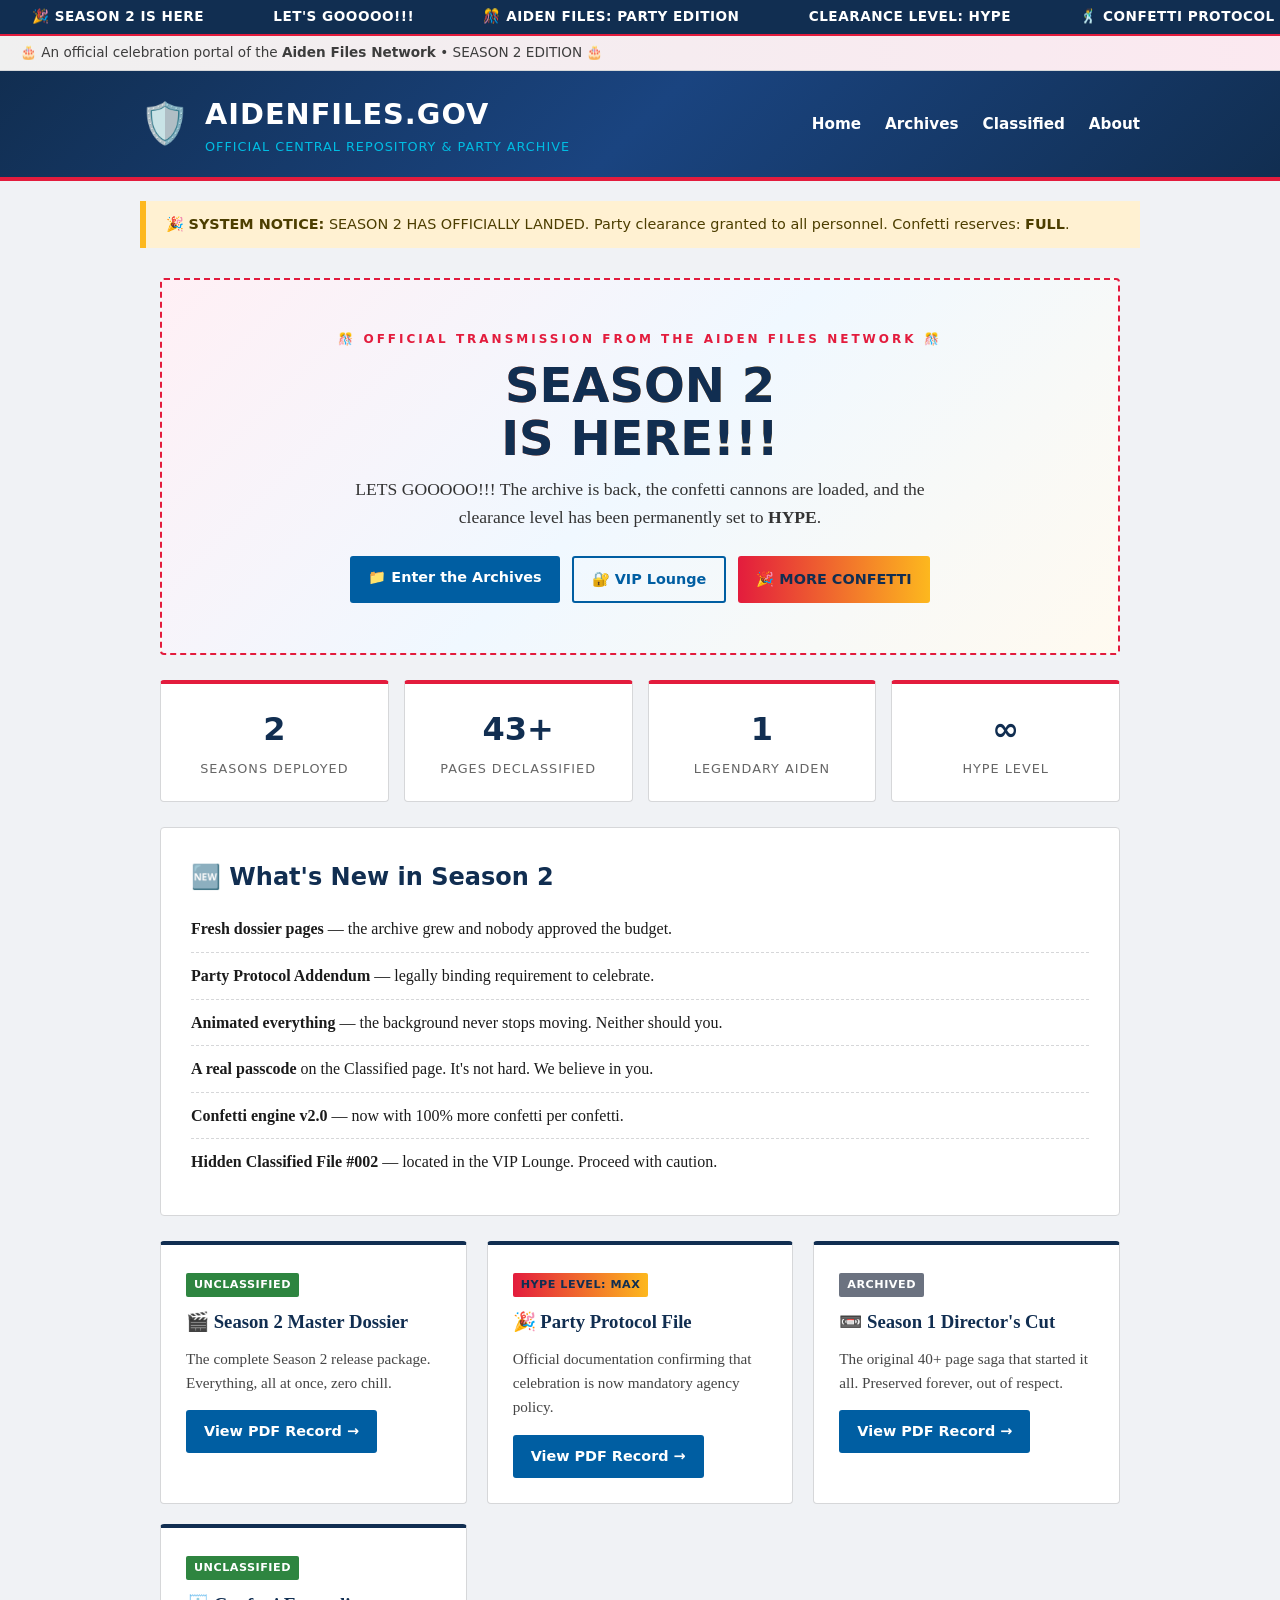
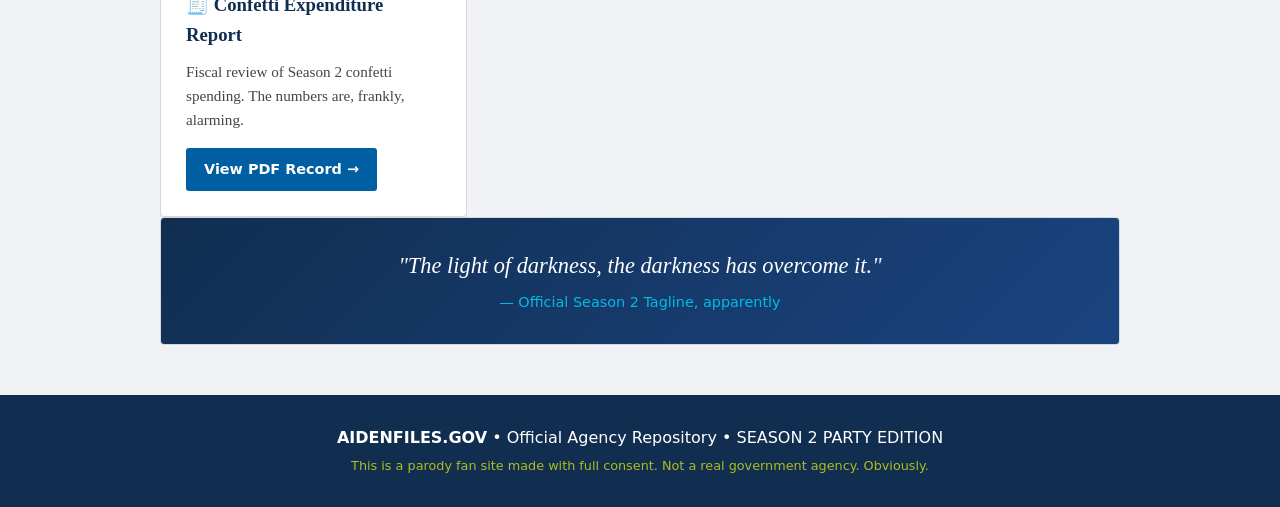
<file: index.html>
<!DOCTYPE html>
<html lang="en">
<head>
  <meta charset="UTF-8">
  <meta name="viewport" content="width=device-width, initial-scale=1.0">
  <title>AIDENFILES.GOV | SEASON 2 — LET'S GOOOOO!!!</title>
  <link rel="stylesheet" href="style.css">
</head>
<body>

  <div class="ticker" aria-hidden="true">
    <div class="ticker__track">
      <span>🎉 SEASON 2 IS HERE</span>
      <span>LET'S GOOOOO!!!</span>
      <span>🎊 AIDEN FILES: PARTY EDITION</span>
      <span>CLEARANCE LEVEL: HYPE</span>
      <span>🕺 CONFETTI PROTOCOL ACTIVATED</span>
      <span>NO FUN ALLOWED? REQUEST DENIED.</span>
      <span>🎉 SEASON 2 IS HERE</span>
      <span>LET'S GOOOOO!!!</span>
      <span>🎊 AIDEN FILES: PARTY EDITION</span>
      <span>CLEARANCE LEVEL: HYPE</span>
      <span>🕺 CONFETTI PROTOCOL ACTIVATED</span>
      <span>NO FUN ALLOWED? REQUEST DENIED.</span>
    </div>
  </div>

  <div class="gov-banner">
    <p>🎂 An official celebration portal of the <strong>Aiden Files Network</strong> &bull; SEASON 2 EDITION 🎂</p>
  </div>

  <header class="main-header">
    <div class="header-content">
      <div class="agency-title">
        <span class="agency-seal">🛡️</span>
        <div>
          <h1>AIDENFILES.GOV</h1>
          <p class="subtitle">Official Central Repository &amp; Party Archive</p>
        </div>
      </div>
      <nav class="nav-links">
        <a href="index.html">Home</a>
        <a href="archives.html">Archives</a>
        <a href="classified.html">Classified</a>
        <a href="about.html">About</a>
      </nav>
    </div>
  </header>

  <div class="alert-bar">
    🎉 <strong>SYSTEM NOTICE:</strong> SEASON 2 HAS OFFICIALLY LANDED. Party clearance granted to all personnel. Confetti reserves: <strong>FULL</strong>.
  </div>

  <main class="container">

    <section class="hero hero--party">
      <p class="party-kicker">🎊 OFFICIAL TRANSMISSION FROM THE AIDEN FILES NETWORK 🎊</p>
      <h2 class="party-title">SEASON 2<br>IS HERE!!!</h2>
      <p class="party-sub">
        LETS GOOOOO!!! The archive is back, the confetti cannons are loaded,
        and the clearance level has been permanently set to <strong>HYPE</strong>.
      </p>
      <div class="cta-row">
        <a href="archives.html" class="btn">📁 Enter the Archives</a>
        <a href="classified.html" class="btn btn-ghost">🔐 VIP Lounge</a>
        <button class="btn btn-pop" type="button" data-confetti="200">🎉 MORE CONFETTI</button>
      </div>
    </section>

    <section class="stats">
      <div class="stat"><b>2</b><span>Seasons Deployed</span></div>
      <div class="stat"><b>43+</b><span>Pages Declassified</span></div>
      <div class="stat"><b>1</b><span>Legendary Aiden</span></div>
      <div class="stat"><b>∞</b><span>Hype Level</span></div>
    </section>

    <section class="hero">
      <h2 class="section-title">🆕 What's New in Season 2</h2>
      <ul class="list-party">
        <li><strong>Fresh dossier pages</strong> — the archive grew and nobody approved the budget.</li>
        <li><strong>Party Protocol Addendum</strong> — legally binding requirement to celebrate.</li>
        <li><strong>Animated everything</strong> — the background never stops moving. Neither should you.</li>
        <li><strong>A real passcode</strong> on the Classified page. It's not hard. We believe in you.</li>
        <li><strong>Confetti engine v2.0</strong> — now with 100% more confetti per confetti.</li>
        <li><strong>Hidden Classified File #002</strong> — located in the VIP Lounge. Proceed with caution.</li>
      </ul>
    </section>

    <section class="grid">

      <div class="card">
        <span class="badge">UNCLASSIFIED</span>
        <h3>🎬 Season 2 Master Dossier</h3>
        <p>The complete Season 2 release package. Everything, all at once, zero chill.</p>
        <a href="assets/files.pdf" target="_blank" rel="noopener" class="btn">View PDF Record &rarr;</a>
      </div>

      <div class="card">
        <span class="badge hype">HYPE LEVEL: MAX</span>
        <h3>🎉 Party Protocol File</h3>
        <p>Official documentation confirming that celebration is now mandatory agency policy.</p>
        <a href="assets/files.pdf" target="_blank" rel="noopener" class="btn">View PDF Record &rarr;</a>
      </div>

      <div class="card">
        <span class="badge archived">ARCHIVED</span>
        <h3>📼 Season 1 Director's Cut</h3>
        <p>The original 40+ page saga that started it all. Preserved forever, out of respect.</p>
        <a href="assets/files.pdf" target="_blank" rel="noopener" class="btn">View PDF Record &rarr;</a>
      </div>

      <div class="card">
        <span class="badge">UNCLASSIFIED</span>
        <h3>🧾 Confetti Expenditure Report</h3>
        <p>Fiscal review of Season 2 confetti spending. The numbers are, frankly, alarming.</p>
        <a href="assets/files.pdf" target="_blank" rel="noopener" class="btn">View PDF Record &rarr;</a>
      </div>

    </section>

    <section class="hero quote-box">
      <p class="quote">"The light of darkness, the darkness has overcome it."</p>
      <p class="quote-attr">— Official Season 2 Tagline, apparently</p>
    </section>

  </main>

  <footer>
    <p><strong>AIDENFILES.GOV</strong> &bull; Official Agency Repository &bull; SEASON 2 PARTY EDITION</p>
    <p class="disclaimer">This is a parody fan site made with full consent. Not a real government agency. Obviously.</p>
  </footer>

  <div id="confetti-layer" aria-hidden="true"></div>
  <script src="party.js"></script>
</body>
</html>
</file>
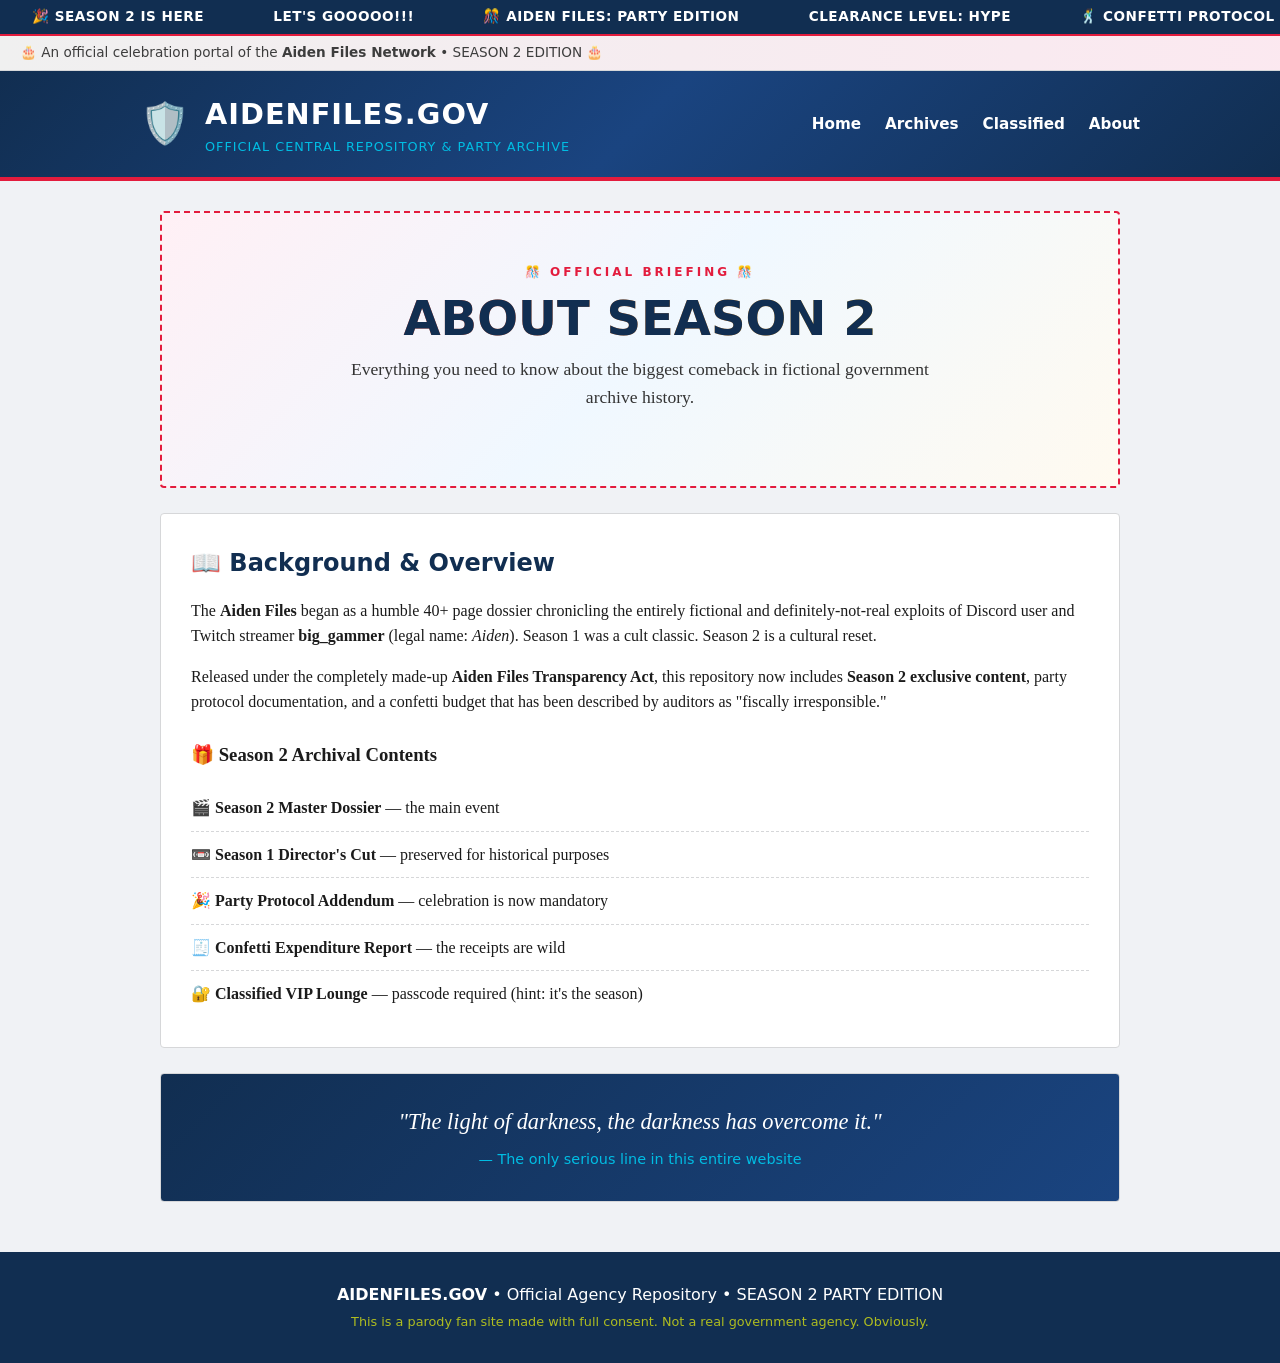
<file: about.html>
<!DOCTYPE html>
<html lang="en">
<head>
  <meta charset="UTF-8">
  <meta name="viewport" content="width=device-width, initial-scale=1.0">
  <title>AIDENFILES.GOV | About Season 2</title>
  <link rel="stylesheet" href="style.css">
</head>
<body>

  <div class="ticker" aria-hidden="true">
    <div class="ticker__track">
      <span>🎉 SEASON 2 IS HERE</span>
      <span>LET'S GOOOOO!!!</span>
      <span>🎊 AIDEN FILES: PARTY EDITION</span>
      <span>CLEARANCE LEVEL: HYPE</span>
      <span>🕺 CONFETTI PROTOCOL ACTIVATED</span>
      <span>NO FUN ALLOWED? REQUEST DENIED.</span>
      <span>🎉 SEASON 2 IS HERE</span>
      <span>LET'S GOOOOO!!!</span>
      <span>🎊 AIDEN FILES: PARTY EDITION</span>
      <span>CLEARANCE LEVEL: HYPE</span>
      <span>🕺 CONFETTI PROTOCOL ACTIVATED</span>
      <span>NO FUN ALLOWED? REQUEST DENIED.</span>
    </div>
  </div>

  <div class="gov-banner">
    <p>🎂 An official celebration portal of the <strong>Aiden Files Network</strong> &bull; SEASON 2 EDITION 🎂</p>
  </div>

  <header class="main-header">
    <div class="header-content">
      <div class="agency-title">
        <span class="agency-seal">🛡️</span>
        <div>
          <h1>AIDENFILES.GOV</h1>
          <p class="subtitle">Official Central Repository &amp; Party Archive</p>
        </div>
      </div>
      <nav class="nav-links">
        <a href="index.html">Home</a>
        <a href="archives.html">Archives</a>
        <a href="classified.html">Classified</a>
        <a href="about.html">About</a>
      </nav>
    </div>
  </header>

  <main class="container">

    <section class="hero hero--party">
      <p class="party-kicker">🎊 OFFICIAL BRIEFING 🎊</p>
      <h2 class="party-title">ABOUT SEASON 2</h2>
      <p class="party-sub">Everything you need to know about the biggest comeback in fictional government archive history.</p>
    </section>

    <section class="hero">
      <h2 class="section-title">📖 Background &amp; Overview</h2>
      <p style="margin-top: 15px;">
        The <strong>Aiden Files</strong> began as a humble 40+ page dossier chronicling the entirely fictional
        and definitely-not-real exploits of Discord user and Twitch streamer <strong>big_gammer</strong>
        (legal name: <em>Aiden</em>). Season 1 was a cult classic. Season 2 is a cultural reset.
      </p>
      <p style="margin-top: 15px;">
        Released under the completely made-up <strong>Aiden Files Transparency Act</strong>, this repository
        now includes <strong>Season 2 exclusive content</strong>, party protocol documentation, and a
        confetti budget that has been described by auditors as "fiscally irresponsible."
      </p>

      <h3 style="margin-top: 25px;">🎁 Season 2 Archival Contents</h3>
      <ul class="list-party" style="margin-top: 15px;">
        <li>🎬 <strong>Season 2 Master Dossier</strong> — the main event</li>
        <li>📼 <strong>Season 1 Director's Cut</strong> — preserved for historical purposes</li>
        <li>🎉 <strong>Party Protocol Addendum</strong> — celebration is now mandatory</li>
        <li>🧾 <strong>Confetti Expenditure Report</strong> — the receipts are wild</li>
        <li>🔐 <strong>Classified VIP Lounge</strong> — passcode required (hint: it's the season)</li>
      </ul>
    </section>

    <section class="hero quote-box">
      <p class="quote">"The light of darkness, the darkness has overcome it."</p>
      <p class="quote-attr">— The only serious line in this entire website</p>
    </section>

  </main>

  <footer>
    <p><strong>AIDENFILES.GOV</strong> &bull; Official Agency Repository &bull; SEASON 2 PARTY EDITION</p>
    <p class="disclaimer">This is a parody fan site made with full consent. Not a real government agency. Obviously.</p>
  </footer>

  <div id="confetti-layer" aria-hidden="true"></div>
  <script src="party.js"></script>
</body>
</html>
</file>
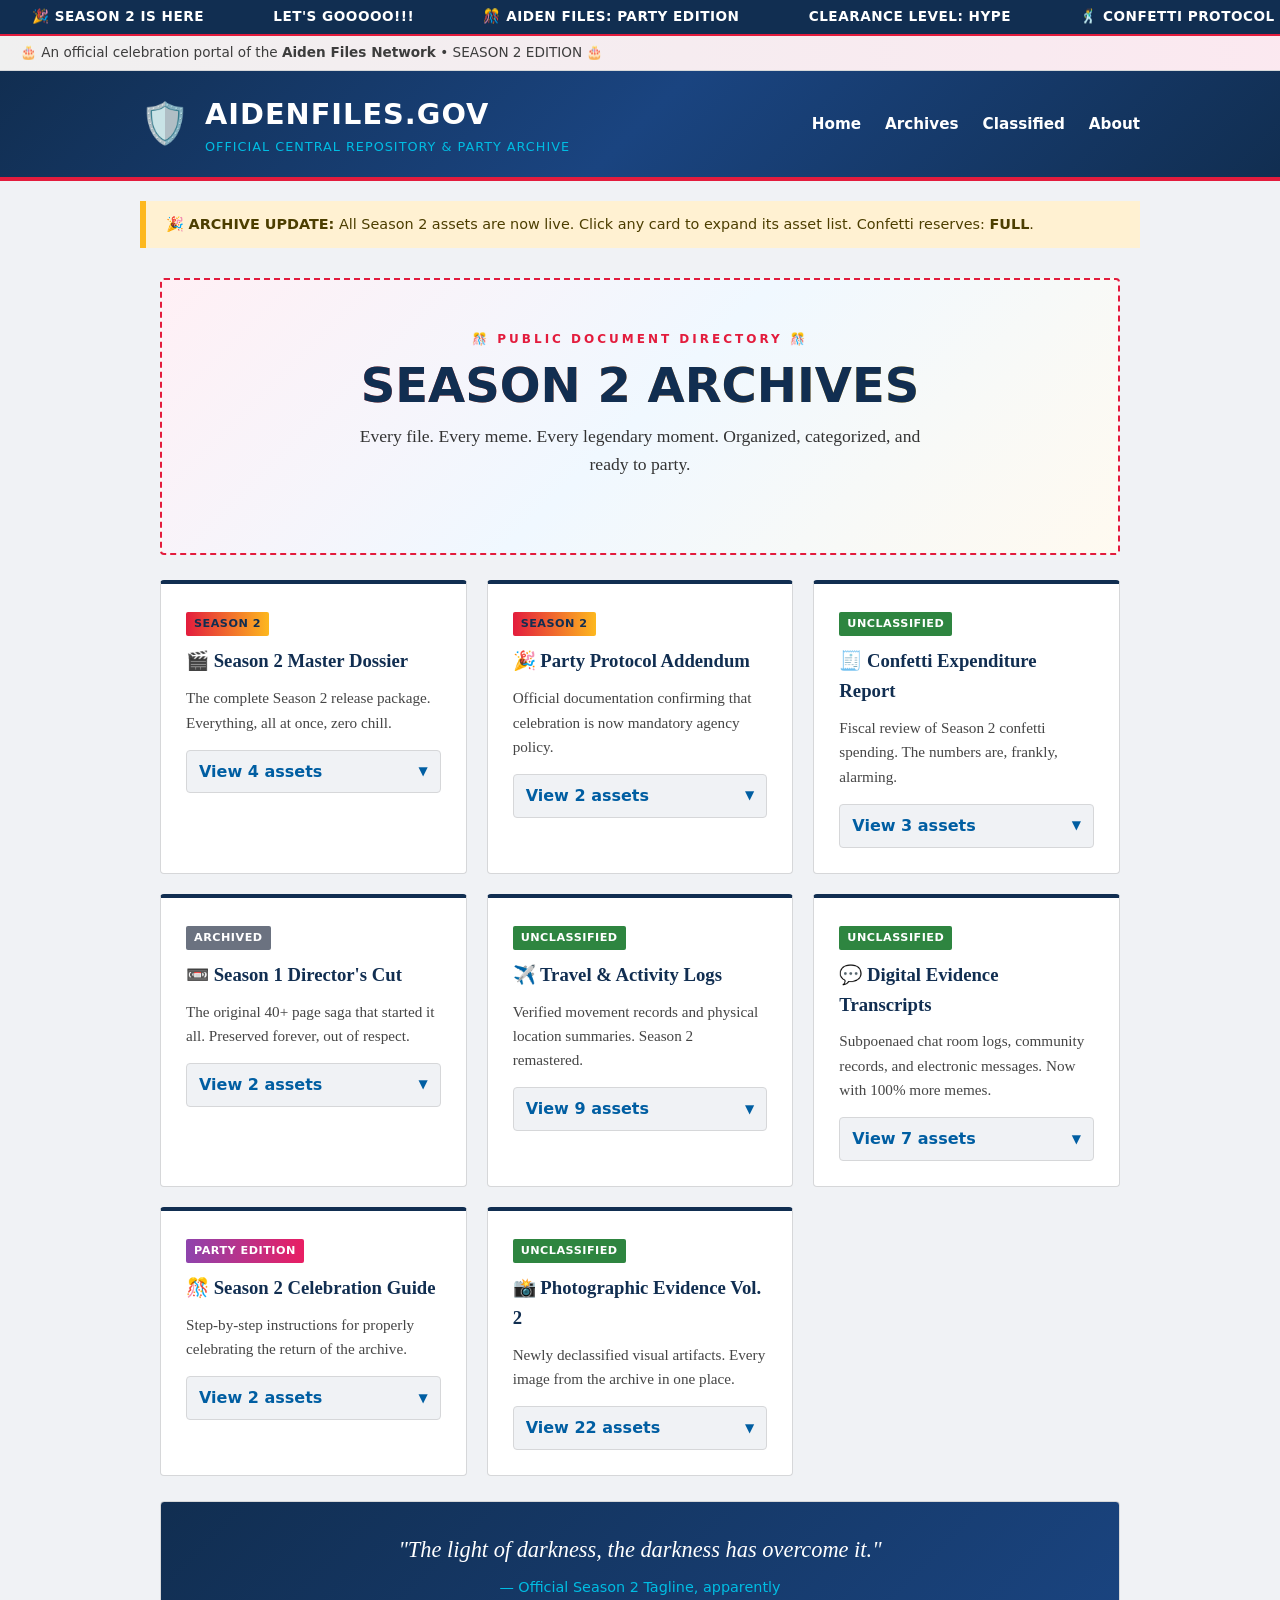
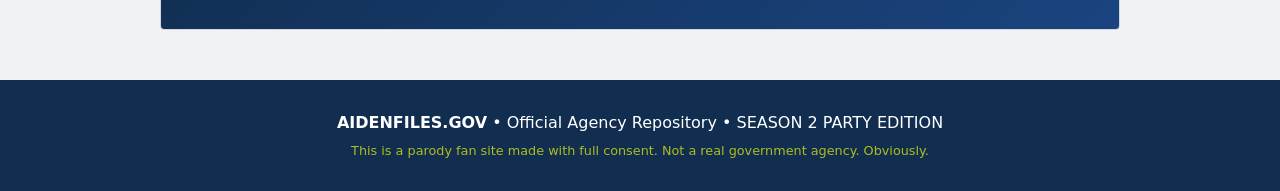
<file: archives.html>
<!DOCTYPE html>
<html lang="en">
<head>
  <meta charset="UTF-8">
  <meta name="viewport" content="width=device-width, initial-scale=1.0">
  <title>AIDENFILES.GOV | Season 2 Archives</title>
  <link rel="stylesheet" href="style.css">
</head>
<body>

  <div class="ticker" aria-hidden="true">
    <div class="ticker__track">
      <span>🎉 SEASON 2 IS HERE</span>
      <span>LET'S GOOOOO!!!</span>
      <span>🎊 AIDEN FILES: PARTY EDITION</span>
      <span>CLEARANCE LEVEL: HYPE</span>
      <span>🕺 CONFETTI PROTOCOL ACTIVATED</span>
      <span>NO FUN ALLOWED? REQUEST DENIED.</span>
      <span>🎉 SEASON 2 IS HERE</span>
      <span>LET'S GOOOOO!!!</span>
      <span>🎊 AIDEN FILES: PARTY EDITION</span>
      <span>CLEARANCE LEVEL: HYPE</span>
      <span>🕺 CONFETTI PROTOCOL ACTIVATED</span>
      <span>NO FUN ALLOWED? REQUEST DENIED.</span>
    </div>
  </div>

  <div class="gov-banner">
    <p>🎂 An official celebration portal of the <strong>Aiden Files Network</strong> &bull; SEASON 2 EDITION 🎂</p>
  </div>

  <header class="main-header">
    <div class="header-content">
      <div class="agency-title">
        <span class="agency-seal">🛡️</span>
        <div>
          <h1>AIDENFILES.GOV</h1>
          <p class="subtitle">Official Central Repository &amp; Party Archive</p>
        </div>
      </div>
      <nav class="nav-links">
        <a href="index.html">Home</a>
        <a href="archives.html">Archives</a>
        <a href="classified.html">Classified</a>
        <a href="about.html">About</a>
      </nav>
    </div>
  </header>

  <div class="alert-bar">
    🎉 <strong>ARCHIVE UPDATE:</strong> All Season 2 assets are now live. Click any card to expand its asset list. Confetti reserves: <strong>FULL</strong>.
  </div>

  <main class="container">

    <section class="hero hero--party">
      <p class="party-kicker">🎊 PUBLIC DOCUMENT DIRECTORY 🎊</p>
      <h2 class="party-title">SEASON 2 ARCHIVES</h2>
      <p class="party-sub">Every file. Every meme. Every legendary moment. Organized, categorized, and ready to party.</p>
    </section>

    <section class="grid">

      <!-- 1. SEASON 2 MASTER DOSSIER -->
      <div class="card">
        <span class="badge hype">SEASON 2</span>
        <h3>🎬 Season 2 Master Dossier</h3>
        <p>The complete Season 2 release package. Everything, all at once, zero chill.</p>
        <details class="asset-details">
          <summary>View 4 assets</summary>
          <ul class="asset-list">
            <li><a href="assets/Aiden%20Diss%20Track.mp3" target="_blank" rel="noopener"><span class="asset-icon">🎵</span> Aiden Diss Track.mp3</a></li>
            <li><a href="assets/aiden%20files%20thumbnail.png" target="_blank" rel="noopener"><span class="asset-icon">🖼️</span> aiden files thumbnail.png</a></li>
            <li><a href="assets/AIDEN%20LEAKED%20TADC%20MOVIE%20THUMBNAIL.png" target="_blank" rel="noopener"><span class="asset-icon">🖼️</span> AIDEN LEAKED TADC MOVIE THUMBNAIL.png</a></li>
            <li><a href="assets/aiden%20yt%20banner.jpg" target="_blank" rel="noopener"><span class="asset-icon">🖼️</span> aiden yt banner.jpg</a></li>
          </ul>
        </details>
      </div>

      <!-- 2. PARTY PROTOCOL ADDENDUM -->
      <div class="card">
        <span class="badge hype">SEASON 2</span>
        <h3>🎉 Party Protocol Addendum</h3>
        <p>Official documentation confirming that celebration is now mandatory agency policy.</p>
        <details class="asset-details">
          <summary>View 2 assets</summary>
          <ul class="asset-list">
            <li><a href="assets/Belly.mp4" target="_blank" rel="noopener"><span class="asset-icon">📹</span> Belly.mp4</a></li>
            <li><a href="assets/Gay.mp4" target="_blank" rel="noopener"><span class="asset-icon">📹</span> Gay.mp4</a></li>
          </ul>
        </details>
      </div>

      <!-- 3. CONFETTI EXPENDITURE REPORT -->
      <div class="card">
        <span class="badge">UNCLASSIFIED</span>
        <h3>🧾 Confetti Expenditure Report</h3>
        <p>Fiscal review of Season 2 confetti spending. The numbers are, frankly, alarming.</p>
        <details class="asset-details">
          <summary>View 3 assets</summary>
          <ul class="asset-list">
            <li><a href="assets/Screenshot_2026-08-06_212721.png" target="_blank" rel="noopener"><span class="asset-icon">🖼️</span> Screenshot_2026-08-06_212721.png</a></li>
            <li><a href="assets/Screenshot_2026-08-06_at_2.44.37_PM.jpg" target="_blank" rel="noopener"><span class="asset-icon">🖼️</span> Screenshot_2026-08-06_at_2.44.37_PM.jpg</a></li>
            <li><a href="assets/Screenshot_2026-08-06_at_5.46.37_PM.jpg" target="_blank" rel="noopener"><span class="asset-icon">🖼️</span> Screenshot_2026-08-06_at_5.46.37_PM.jpg</a></li>
          </ul>
        </details>
      </div>

      <!-- 4. SEASON 1 DIRECTOR'S CUT -->
      <div class="card">
        <span class="badge archived">ARCHIVED</span>
        <h3>📼 Season 1 Director's Cut</h3>
        <p>The original 40+ page saga that started it all. Preserved forever, out of respect.</p>
        <details class="asset-details">
          <summary>View 2 assets</summary>
          <ul class="asset-list">
            <li><a href="assets/files.pdf" target="_blank" rel="noopener"><span class="asset-icon">📄</span> files.pdf</a></li>
            <li><a href="assets/aid.png" target="_blank" rel="noopener"><span class="asset-icon">🖼️</span> aid.png</a></li>
          </ul>
        </details>
      </div>

      <!-- 5. TRAVEL & ACTIVITY LOGS -->
      <div class="card">
        <span class="badge">UNCLASSIFIED</span>
        <h3>✈️ Travel &amp; Activity Logs</h3>
        <p>Verified movement records and physical location summaries. Season 2 remastered.</p>
        <details class="asset-details">
          <summary>View 9 assets</summary>
          <ul class="asset-list">
            <li><a href="assets/PXL_20260723_030217168.jpg" target="_blank" rel="noopener"><span class="asset-icon">🖼️</span> PXL_20260723_030217168.jpg</a></li>
            <li><a href="assets/PXL_20260806_235514634.mp4" target="_blank" rel="noopener"><span class="asset-icon">📹</span> PXL_20260806_235514634.mp4</a></li>
            <li><a href="assets/ayo%20what%20is%20aiden%20and%20trump%20doing.mp4" target="_blank" rel="noopener"><span class="asset-icon">📹</span> ayo what is aiden and trump doing.mp4</a></li>
            <li><a href="assets/He%20cant%20even%20fit%20on%20the%20slide.jpg" target="_blank" rel="noopener"><span class="asset-icon">🖼️</span> He cant even fit on the slide.jpg</a></li>
            <li><a href="assets/Bros%20chillin.jpg" target="_blank" rel="noopener"><span class="asset-icon">🖼️</span> Bros chillin.jpg</a></li>
            <li><a href="assets/Bros%20cooking%20bs.jpg" target="_blank" rel="noopener"><span class="asset-icon">🖼️</span> Bros cooking bs.jpg</a></li>
            <li><a href="assets/Bros%20flexing%20fat%20not%20muscle.jpg" target="_blank" rel="noopener"><span class="asset-icon">🖼️</span> Bros flexing fat not muscle.jpg</a></li>
            <li><a href="assets/why%20is%20aiden%20shirtless.jpg" target="_blank" rel="noopener"><span class="asset-icon">🖼️</span> why is aiden shirtless.jpg</a></li>
            <li><a href="assets/AGAIN%20WHERE%20IS%20HIS%20SHIRT??.jpg" target="_blank" rel="noopener"><span class="asset-icon">🖼️</span> AGAIN WHERE IS HIS SHIRT??.jpg</a></li>
          </ul>
        </details>
      </div>

      <!-- 6. DIGITAL EVIDENCE TRANSCRIPTS -->
      <div class="card">
        <span class="badge">UNCLASSIFIED</span>
        <h3>💬 Digital Evidence Transcripts</h3>
        <p>Subpoenaed chat room logs, community records, and electronic messages. Now with 100% more memes.</p>
        <details class="asset-details">
          <summary>View 7 assets</summary>
          <ul class="asset-list">
            <li><a href="assets/nathan%20is%20better%20than%20aiden.mp4" target="_blank" rel="noopener"><span class="asset-icon">📹</span> nathan is better than aiden.mp4</a></li>
            <li><a href="assets/he%20addressed%20the%20poppy%20playtime%20Ch5%20drama.jpg" target="_blank" rel="noopener"><span class="asset-icon">🖼️</span> he addressed the poppy playtime Ch5 drama.jpg</a></li>
            <li><a href="assets/NO%20HE%20DIED.jpg" target="_blank" rel="noopener"><span class="asset-icon">🖼️</span> NO HE DIED.jpg</a></li>
            <li><a href="assets/omg%20hes%20shocked.jpg" target="_blank" rel="noopener"><span class="asset-icon">🖼️</span> omg hes shocked.jpg</a></li>
            <li><a href="assets/ewwww.jpg" target="_blank" rel="noopener"><span class="asset-icon">🖼️</span> ewwww.jpg</a></li>
            <li><a href="assets/hes%20running%20president%202028.jpg" target="_blank" rel="noopener"><span class="asset-icon">🖼️</span> hes running president 2028.jpg</a></li>
            <li><a href="assets/HES%20HOLDING%20A%20GUN.png" target="_blank" rel="noopener"><span class="asset-icon">🖼️</span> HES HOLDING A GUN.png</a></li>
          </ul>
        </details>
      </div>

      <!-- 7. SEASON 2 CELEBRATION GUIDE -->
      <div class="card">
        <span class="badge party">PARTY EDITION</span>
        <h3>🎊 Season 2 Celebration Guide</h3>
        <p>Step-by-step instructions for properly celebrating the return of the archive.</p>
        <details class="asset-details">
          <summary>View 2 assets</summary>
          <ul class="asset-list">
            <li><a href="assets/bros%20laughing%20with%20his%20eyes%20closed.jpg" target="_blank" rel="noopener"><span class="asset-icon">🖼️</span> bros laughing with his eyes closed.jpg</a></li>
            <li><a href="assets/Very%20pariotic.jpg" target="_blank" rel="noopener"><span class="asset-icon">🖼️</span> Very pariotic.jpg</a></li>
          </ul>
        </details>
      </div>

      <!-- 8. PHOTOGRAPHIC EVIDENCE VOL. 2 -->
      <div class="card">
        <span class="badge">UNCLASSIFIED</span>
        <h3>📸 Photographic Evidence Vol. 2</h3>
        <p>Newly declassified visual artifacts. Every image from the archive in one place.</p>
        <details class="asset-details">
          <summary>View 22 assets</summary>
          <ul class="asset-list">
            <li><a href="assets/AGAIN%20WHERE%20IS%20HIS%20SHIRT??.jpg" target="_blank" rel="noopener"><span class="asset-icon">🖼️</span> AGAIN WHERE IS HIS SHIRT??.jpg</a></li>
            <li><a href="assets/aid.png" target="_blank" rel="noopener"><span class="asset-icon">🖼️</span> aid.png</a></li>
            <li><a href="assets/aiden%20files%20thumbnail.png" target="_blank" rel="noopener"><span class="asset-icon">🖼️</span> aiden files thumbnail.png</a></li>
            <li><a href="assets/AIDEN%20LEAKED%20TADC%20MOVIE%20THUMBNAIL.png" target="_blank" rel="noopener"><span class="asset-icon">🖼️</span> AIDEN LEAKED TADC MOVIE THUMBNAIL.png</a></li>
            <li><a href="assets/aiden%20yt%20banner.jpg" target="_blank" rel="noopener"><span class="asset-icon">🖼️</span> aiden yt banner.jpg</a></li>
            <li><a href="assets/Bros%20chillin.jpg" target="_blank" rel="noopener"><span class="asset-icon">🖼️</span> Bros chillin.jpg</a></li>
            <li><a href="assets/Bros%20cooking%20bs.jpg" target="_blank" rel="noopener"><span class="asset-icon">🖼️</span> Bros cooking bs.jpg</a></li>
            <li><a href="assets/Bros%20flexing%20fat%20not%20muscle.jpg" target="_blank" rel="noopener"><span class="asset-icon">🖼️</span> Bros flexing fat not muscle.jpg</a></li>
            <li><a href="assets/bros%20laughing%20with%20his%20eyes%20closed.jpg" target="_blank" rel="noopener"><span class="asset-icon">🖼️</span> bros laughing with his eyes closed.jpg</a></li>
            <li><a href="assets/ewwww.jpg" target="_blank" rel="noopener"><span class="asset-icon">🖼️</span> ewwww.jpg</a></li>
            <li><a href="assets/he%20addressed%20the%20poppy%20playtime%20Ch5%20drama.jpg" target="_blank" rel="noopener"><span class="asset-icon">🖼️</span> he addressed the poppy playtime Ch5 drama.jpg</a></li>
            <li><a href="assets/He%20cant%20even%20fit%20on%20the%20slide.jpg" target="_blank" rel="noopener"><span class="asset-icon">🖼️</span> He cant even fit on the slide.jpg</a></li>
            <li><a href="assets/HES%20HOLDING%20A%20GUN.png" target="_blank" rel="noopener"><span class="asset-icon">🖼️</span> HES HOLDING A GUN.png</a></li>
            <li><a href="assets/hes%20running%20president%202028.jpg" target="_blank" rel="noopener"><span class="asset-icon">🖼️</span> hes running president 2028.jpg</a></li>
            <li><a href="assets/NO%20HE%20DIED.jpg" target="_blank" rel="noopener"><span class="asset-icon">🖼️</span> NO HE DIED.jpg</a></li>
            <li><a href="assets/omg%20hes%20shocked.jpg" target="_blank" rel="noopener"><span class="asset-icon">🖼️</span> omg hes shocked.jpg</a></li>
            <li><a href="assets/PXL_20260723_030217168.jpg" target="_blank" rel="noopener"><span class="asset-icon">🖼️</span> PXL_20260723_030217168.jpg</a></li>
            <li><a href="assets/Screenshot_2026-08-06_212721.png" target="_blank" rel="noopener"><span class="asset-icon">🖼️</span> Screenshot_2026-08-06_212721.png</a></li>
            <li><a href="assets/Screenshot_2026-08-06_at_2.44.37_PM.jpg" target="_blank" rel="noopener"><span class="asset-icon">🖼️</span> Screenshot_2026-08-06_at_2.44.37_PM.jpg</a></li>
            <li><a href="assets/Screenshot_2026-08-06_at_5.46.37_PM.jpg" target="_blank" rel="noopener"><span class="asset-icon">🖼️</span> Screenshot_2026-08-06_at_5.46.37_PM.jpg</a></li>
            <li><a href="assets/Very%20pariotic.jpg" target="_blank" rel="noopener"><span class="asset-icon">🖼️</span> Very pariotic.jpg</a></li>
            <li><a href="assets/why%20is%20aiden%20shirtless.jpg" target="_blank" rel="noopener"><span class="asset-icon">🖼️</span> why is aiden shirtless.jpg</a></li>
          </ul>
        </details>
      </div>

    </section>

    <section class="hero quote-box" style="margin-top: 25px;">
      <p class="quote">"The light of darkness, the darkness has overcome it."</p>
      <p class="quote-attr">— Official Season 2 Tagline, apparently</p>
    </section>

  </main>

  <footer>
    <p><strong>AIDENFILES.GOV</strong> &bull; Official Agency Repository &bull; SEASON 2 PARTY EDITION</p>
    <p class="disclaimer">This is a parody fan site made with full consent. Not a real government agency. Obviously.</p>
  </footer>

  <div id="confetti-layer" aria-hidden="true"></div>
  <script src="party.js"></script>
</body>
</html>
</file>
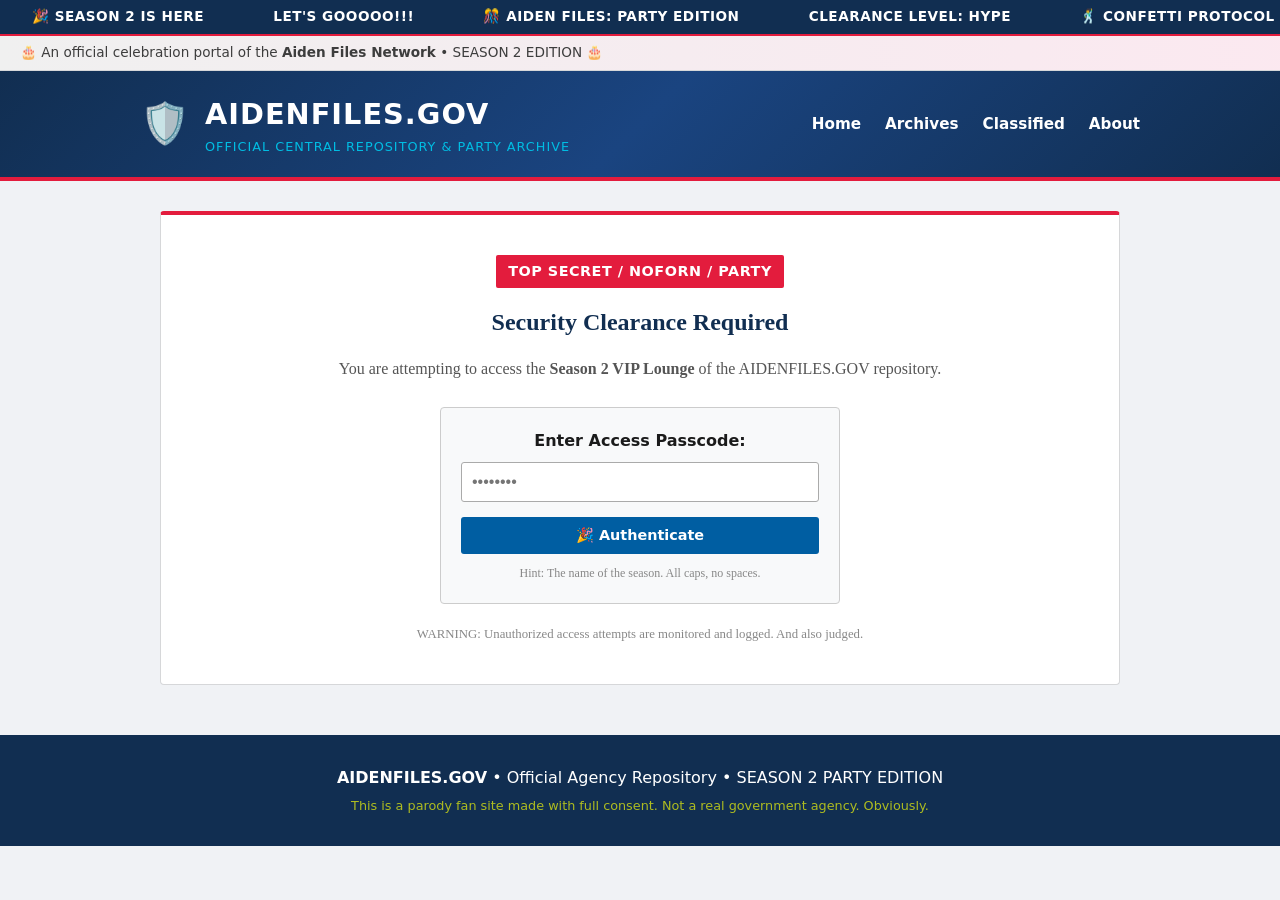
<file: classified.html>
<!DOCTYPE html>
<html lang="en">
<head>
  <meta charset="UTF-8">
  <meta name="viewport" content="width=device-width, initial-scale=1.0">
  <title>AIDENFILES.GOV | Season 2 VIP Lounge</title>
  <link rel="stylesheet" href="style.css">
</head>
<body>

  <div class="ticker" aria-hidden="true">
    <div class="ticker__track">
      <span>🎉 SEASON 2 IS HERE</span>
      <span>LET'S GOOOOO!!!</span>
      <span>🎊 AIDEN FILES: PARTY EDITION</span>
      <span>CLEARANCE LEVEL: HYPE</span>
      <span>🕺 CONFETTI PROTOCOL ACTIVATED</span>
      <span>NO FUN ALLOWED? REQUEST DENIED.</span>
      <span>🎉 SEASON 2 IS HERE</span>
      <span>LET'S GOOOOO!!!</span>
      <span>🎊 AIDEN FILES: PARTY EDITION</span>
      <span>CLEARANCE LEVEL: HYPE</span>
      <span>🕺 CONFETTI PROTOCOL ACTIVATED</span>
      <span>NO FUN ALLOWED? REQUEST DENIED.</span>
    </div>
  </div>

  <div class="gov-banner">
    <p>🎂 An official celebration portal of the <strong>Aiden Files Network</strong> &bull; SEASON 2 EDITION 🎂</p>
  </div>

  <header class="main-header">
    <div class="header-content">
      <div class="agency-title">
        <span class="agency-seal">🛡️</span>
        <div>
          <h1>AIDENFILES.GOV</h1>
          <p class="subtitle">Official Central Repository &amp; Party Archive</p>
        </div>
      </div>
      <nav class="nav-links">
        <a href="index.html">Home</a>
        <a href="archives.html">Archives</a>
        <a href="classified.html">Classified</a>
        <a href="about.html">About</a>
      </nav>
    </div>
  </header>

  <main class="container">

    <section class="hero" style="border-top: 4px solid #e31c3d; text-align: center; padding: 40px;">
      <span class="badge restricted" style="font-size: 0.9rem; padding: 5px 12px; margin-bottom: 15px;">TOP SECRET / NOFORN / PARTY</span>
      <h2>Security Clearance Required</h2>
      <p style="margin-top: 15px; color: #555;">
        You are attempting to access the <strong>Season 2 VIP Lounge</strong> of the AIDENFILES.GOV repository.
      </p>

      <div id="gate" class="gate-box" style="margin-top: 25px;">
        <label for="passcode">Enter Access Passcode:</label>
        <input type="password" id="passcode" placeholder="••••••••" autocomplete="off">
        <button onclick="checkPass()" class="btn" style="width: 100%; cursor: pointer;">🎉 Authenticate</button>
        <p style="font-size: 0.75rem; color: #888; margin-top: 10px;">Hint: The name of the season. All caps, no spaces.</p>
      </div>

      <p style="font-size: 0.8rem; color: #888; margin-top: 20px;">
        WARNING: Unauthorized access attempts are monitored and logged. And also judged.
      </p>
    </section>

    <section id="vip-lounge" class="vip-lounge hidden">
      <span class="badge party" style="font-size: 0.9rem; padding: 5px 12px;">ACCESS GRANTED</span>
      <h3>🎉 WELCOME TO THE VIP LOUNGE 🎉</h3>
      <p>
        You made it. The confetti is real. The vibes are immaculate.
      </p>
      <p style="margin-top: 15px;">
        <strong>SEASON 2 IS OFFICIALLY THE GREATEST THING TO EVER HAPPEN TO THIS ARCHIVE.</strong>
      </p>
      <div class="cta-row" style="margin-top: 25px;">
        <button class="btn btn-pop" type="button" data-confetti="400">🎊 MEGA CONFETTI</button>
        <a href="archives.html" class="btn">📁 Back to Archives</a>
      </div>

      <!-- RICKROLL -->
      <div class="rickroll-box">
        <span class="badge restricted" style="font-size: 0.8rem;">ULTRA CLASSIFIED</span>
        <h4>🚨 Classified File #002: DO NOT OPEN 🚨</h4>
        <p>This file contains footage deemed too powerful for public release. Open at your own risk.</p>
        <button class="btn btn-pop" type="button" onclick="rickroll()">⚠️ OPEN FILE ⚠️</button>
        <div id="rickroll-embed" class="hidden"></div>
      </div>

    </section>

  </main>

  <footer>
    <p><strong>AIDENFILES.GOV</strong> &bull; Official Agency Repository &bull; SEASON 2 PARTY EDITION</p>
    <p class="disclaimer">This is a parody fan site made with full consent. Not a real government agency. Obviously.</p>
  </footer>

  <div id="confetti-layer" aria-hidden="true"></div>
  <script src="party.js"></script>
</body>
</html>
</file>
<file: style.css>
/* Base Setup */
* { box-sizing: border-box; margin: 0; padding: 0; }

body {
  font-family: 'Georgia', 'Times New Roman', serif;
  background-color: #f0f2f5;
  color: #1b1b1b;
  line-height: 1.6;
  overflow-x: hidden;
}

/* Party Ticker */
.ticker {
  position: relative;
  overflow: hidden;
  background: #112e51;
  color: #fff;
  font-family: system-ui, sans-serif;
  font-weight: 700;
  font-size: 0.85rem;
  letter-spacing: 0.5px;
  padding: 6px 0;
  border-bottom: 2px solid #e31c3d;
  white-space: nowrap;
}
.ticker__track {
  display: inline-block;
  white-space: nowrap;
  animation: ticker-scroll 30s linear infinite;
}
.ticker__track span {
  display: inline-block;
  padding: 0 2rem;
}
@keyframes ticker-scroll {
  0% { transform: translateX(0); }
  100% { transform: translateX(-50%); }
}

/* Gov banner */
.gov-banner {
  background: linear-gradient(90deg, #f0f0f0, #ffe6f0, #e6f0ff, #f0f0f0);
  background-size: 400% 100%;
  animation: rainbow-banner 8s ease infinite;
  border-bottom: 1px solid #d6d7d9;
  padding: 6px 20px;
  font-size: 0.85rem;
  font-family: system-ui, -apple-system, sans-serif;
  color: #3d3d3d;
}
@keyframes rainbow-banner {
  0% { background-position: 0% 50%; }
  50% { background-position: 100% 50%; }
  100% { background-position: 0% 50%; }
}

/* Header */
.main-header {
  background: linear-gradient(135deg, #112e51, #1a4480, #112e51);
  color: white;
  padding: 20px;
  border-bottom: 4px solid #e31c3d;
}
.header-content {
  max-width: 1000px;
  margin: 0 auto;
  display: flex;
  justify-content: space-between;
  align-items: center;
  flex-wrap: wrap;
  gap: 15px;
}
.agency-title { display: flex; align-items: center; gap: 15px; }
.agency-seal { font-size: 2.5rem; }
.agency-title h1 {
  font-size: 1.8rem;
  letter-spacing: 1px;
  font-family: system-ui, sans-serif;
}
.subtitle {
  font-size: 0.8rem;
  color: #00bde3;
  text-transform: uppercase;
  letter-spacing: 1px;
  font-family: system-ui, sans-serif;
}
.nav-links a {
  color: white;
  text-decoration: none;
  margin-left: 20px;
  font-family: system-ui, sans-serif;
  font-weight: 600;
  font-size: 0.95rem;
  transition: color 0.2s;
}
.nav-links a:hover { color: #ffd700; text-decoration: underline; }

/* Alert Bar */
.alert-bar {
  background-color: #fff1d2;
  border-left: 6px solid #fdb81e;
  color: #4c3e00;
  padding: 12px 20px;
  max-width: 1000px;
  margin: 20px auto 0;
  font-family: system-ui, sans-serif;
  font-size: 0.9rem;
}

/* Container */
.container {
  max-width: 1000px;
  margin: 30px auto;
  padding: 0 20px;
}

/* Hero */
.hero {
  background: white;
  padding: 30px;
  border: 1px solid #d6d7d9;
  margin-bottom: 25px;
  border-radius: 4px;
  position: relative;
  overflow: hidden;
}
.hero h2 { margin-bottom: 10px; color: #112e51; }

/* Party hero */
.hero--party {
  background: linear-gradient(135deg, #fff0f5, #f0f8ff, #fffaf0);
  border: 2px dashed #e31c3d;
  text-align: center;
  padding: 50px 30px;
}
.party-kicker {
  font-family: system-ui, sans-serif;
  font-size: 0.75rem;
  letter-spacing: 3px;
  color: #e31c3d;
  font-weight: 700;
  margin-bottom: 10px;
}
.party-title {
  font-size: 3rem;
  line-height: 1.1;
  font-family: system-ui, sans-serif;
  background: linear-gradient(90deg, #e31c3d, #fdb81e, #2e8540, #005ea2, #e31c3d);
  background-size: 300% 100%;
  -webkit-background-clip: text;
  background-clip: text;
  color: transparent;
  animation: rainbow-text 4s linear infinite;
  margin-bottom: 15px;
}
@keyframes rainbow-text {
  0% { background-position: 0% 50%; }
  100% { background-position: 300% 50%; }
}
.party-sub {
  font-size: 1.1rem;
  color: #333;
  max-width: 600px;
  margin: 0 auto 25px;
}
.cta-row {
  display: flex;
  gap: 12px;
  justify-content: center;
  flex-wrap: wrap;
}

/* Buttons */
.btn {
  display: inline-block;
  background-color: #005ea2;
  color: white;
  text-decoration: none;
  padding: 10px 18px;
  font-size: 0.9rem;
  font-family: system-ui, sans-serif;
  font-weight: bold;
  border-radius: 3px;
  border: none;
  cursor: pointer;
  transition: transform 0.1s, background 0.2s;
}
.btn:hover { background-color: #1a4480; transform: scale(1.03); }
.btn-ghost {
  background: transparent;
  border: 2px solid #005ea2;
  color: #005ea2;
}
.btn-ghost:hover { background: #005ea2; color: white; }
.btn-pop {
  background: linear-gradient(90deg, #e31c3d, #fdb81e);
  color: #112e51;
  font-weight: 800;
}
.btn-pop:hover { background: linear-gradient(90deg, #fdb81e, #e31c3d); }

/* Stats */
.stats {
  display: grid;
  grid-template-columns: repeat(auto-fit, minmax(150px, 1fr));
  gap: 15px;
  margin-bottom: 25px;
}
.stat {
  background: white;
  border: 1px solid #d6d7d9;
  border-radius: 4px;
  padding: 20px;
  text-align: center;
  border-top: 4px solid #e31c3d;
}
.stat b {
  display: block;
  font-size: 2rem;
  color: #112e51;
  font-family: system-ui, sans-serif;
}
.stat span {
  font-size: 0.8rem;
  font-family: system-ui, sans-serif;
  color: #666;
  text-transform: uppercase;
  letter-spacing: 1px;
}

/* Section title */
.section-title {
  color: #112e51;
  margin-bottom: 15px;
  font-family: system-ui, sans-serif;
}

/* List party */
.list-party {
  list-style: none;
  padding: 0;
}
.list-party li {
  padding: 10px 0;
  border-bottom: 1px dashed #d6d7d9;
  font-size: 1rem;
}
.list-party li:last-child { border-bottom: none; }

/* Grid */
.grid {
  display: grid;
  grid-template-columns: repeat(auto-fit, minmax(280px, 1fr));
  gap: 20px;
}
.card {
  background: white;
  padding: 25px;
  border: 1px solid #d6d7d9;
  border-top: 4px solid #112e51;
  border-radius: 4px;
  transition: transform 0.2s, box-shadow 0.2s;
}
.card:hover {
  transform: translateY(-4px);
  box-shadow: 0 8px 20px rgba(0,0,0,0.08);
}
.card h3 { margin-bottom: 10px; color: #112e51; }
.card p { font-size: 0.95rem; color: #454545; margin-bottom: 15px; }

/* Badges */
.badge {
  display: inline-block;
  background-color: #2e8540;
  color: white;
  font-size: 0.7rem;
  font-weight: bold;
  padding: 3px 8px;
  border-radius: 2px;
  font-family: system-ui, sans-serif;
  margin-bottom: 10px;
  text-transform: uppercase;
  letter-spacing: 0.5px;
}
.badge.hype { background: linear-gradient(90deg, #e31c3d, #fdb81e); color: #112e51; }
.badge.archived { background: #6b7280; }
.badge.restricted { background-color: #e31c3d; }
.badge.party { background: linear-gradient(90deg, #8e44ad, #e91e63); }

/* Quote */
.quote-box {
  text-align: center;
  background: linear-gradient(135deg, #112e51, #1a4480);
  color: white;
}
.quote {
  font-size: 1.4rem;
  font-style: italic;
  margin-bottom: 8px;
}
.quote-attr {
  font-size: 0.9rem;
  color: #00bde3;
  font-family: system-ui, sans-serif;
}

/* Footer */
footer {
  background-color: #112e51;
  color: white;
  text-align: center;
  padding: 30px 20px;
  margin-top: 50px;
  font-family: system-ui, sans-serif;
}
.disclaimer {
  font-size: 0.8rem;
  color: #aebc20;
  margin-top: 5px;
}

/* Confetti layer */
#confetti-layer {
  position: fixed;
  top: 0;
  left: 0;
  width: 100%;
  height: 100%;
  pointer-events: none;
  z-index: 9999;
  overflow: hidden;
}
.confetti-piece {
  position: absolute;
  width: 10px;
  height: 10px;
  opacity: 0.9;
  animation: confetti-fall linear forwards;
}
@keyframes confetti-fall {
  0% { transform: translateY(-10vh) rotate(0deg); opacity: 1; }
  100% { transform: translateY(110vh) rotate(720deg); opacity: 0; }
}

/* Passcode gate */
.gate-box {
  max-width: 400px;
  margin: 0 auto;
  background: #f8f9fa;
  padding: 20px;
  border: 1px solid #ccc;
  border-radius: 4px;
}
.gate-box label {
  display: block;
  font-family: system-ui, sans-serif;
  font-weight: bold;
  margin-bottom: 8px;
}
.gate-box input {
  width: 100%;
  padding: 10px;
  margin-bottom: 15px;
  border: 1px solid #aaa;
  border-radius: 3px;
  font-size: 1rem;
}
.hidden { display: none !important; }

/* VIP lounge reveal */
.vip-lounge {
  margin-top: 30px;
  padding: 30px;
  background: linear-gradient(135deg, #fff0f5, #f0f8ff);
  border: 3px dashed #e31c3d;
  border-radius: 8px;
  text-align: center;
  animation: pop-in 0.5s ease;
}
@keyframes pop-in {
  0% { transform: scale(0.8); opacity: 0; }
  100% { transform: scale(1); opacity: 1; }
}
.vip-lounge h3 {
  font-size: 2rem;
  color: #e31c3d;
  font-family: system-ui, sans-serif;
}
.vip-lounge p {
  font-size: 1.1rem;
  color: #333;
  margin-top: 10px;
}

/* Responsive */
@media (max-width: 600px) {
  .party-title { font-size: 2rem; }
  .nav-links a { margin-left: 10px; font-size: 0.8rem; }
  .header-content { flex-direction: column; align-items: flex-start; }
}

/* Multiple asset buttons inside a card */
.btn-group {
  display: flex;
  flex-direction: column;
  gap: 8px;
  margin-top: 10px;
}

.btn-group .btn {
  text-align: center;
}

/* Collapsible asset list inside cards */
.asset-details {
  margin-top: 15px;
}
.asset-details summary {
  cursor: pointer;
  font-family: system-ui, sans-serif;
  font-weight: bold;
  color: #005ea2;
  padding: 8px 12px;
  background: #f0f2f5;
  border-radius: 4px;
  border: 1px solid #d6d7d9;
  list-style: none;
  display: flex;
  align-items: center;
  justify-content: space-between;
}
.asset-details summary::after {
  content: "▼";
  font-size: 0.75rem;
  transition: transform 0.2s;
}
.asset-details[open] summary::after {
  transform: rotate(180deg);
}
.asset-details summary::-webkit-details-marker {
  display: none;
}
.asset-list {
  list-style: none;
  padding: 0;
  margin-top: 10px;
  border: 1px solid #d6d7d9;
  border-radius: 4px;
  background: white;
  max-height: 320px;
  overflow-y: auto;
}
.asset-list li {
  border-bottom: 1px solid #eee;
}
.asset-list li:last-child {
  border-bottom: none;
}
.asset-list a {
  display: flex;
  align-items: center;
  gap: 10px;
  padding: 10px 15px;
  text-decoration: none;
  color: #112e51;
  font-family: system-ui, sans-serif;
  font-size: 0.9rem;
  transition: background 0.2s;
}
.asset-list a:hover {
  background: #f0f8ff;
}
.asset-icon {
  font-size: 1.15rem;
  width: 24px;
  text-align: center;
  flex-shrink: 0;
}

/* Rickroll box */
.rickroll-box {
  margin-top: 30px;
  padding: 25px;
  background: repeating-linear-gradient(
    45deg,
    #fff1d2,
    #fff1d2 10px,
    #ffe6b8 10px,
    #ffe6b8 20px
  );
  border: 3px solid #e31c3d;
  border-radius: 8px;
  text-align: center;
}
.rickroll-box h4 {
  font-size: 1.4rem;
  color: #e31c3d;
  font-family: system-ui, sans-serif;
  margin-bottom: 10px;
}
.rickroll-box p {
  font-family: system-ui, sans-serif;
  color: #4c3e00;
  margin-bottom: 15px;
}
.rickroll-box .btn {
  animation: pulse-warn 1.2s ease-in-out infinite;
}
@keyframes pulse-warn {
  0%, 100% { transform: scale(1); }
  50% { transform: scale(1.06); }
}
#rickroll-embed {
  margin-top: 20px;
}

/* Rickroll "loading" pulse */
#rickroll-embed:not(.hidden) {
  animation: pop-in 0.4s ease;
}
</file>
